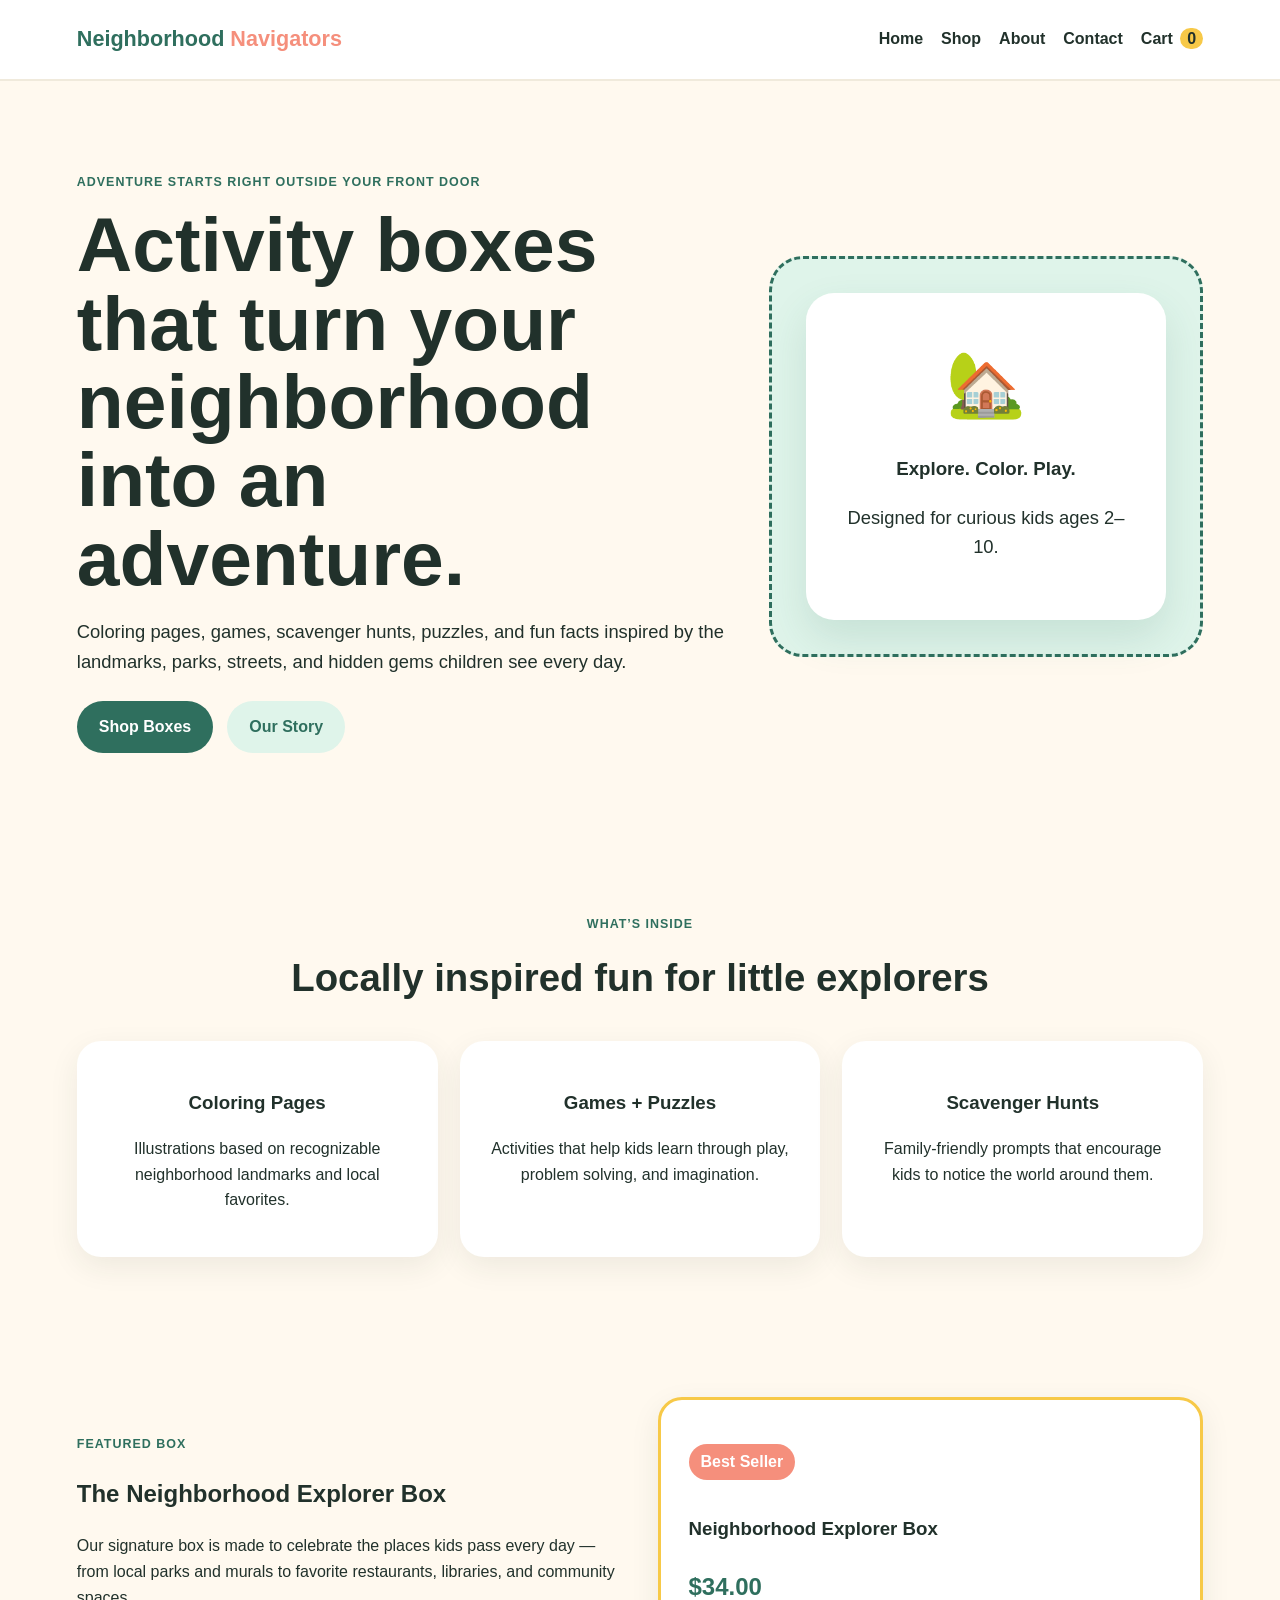
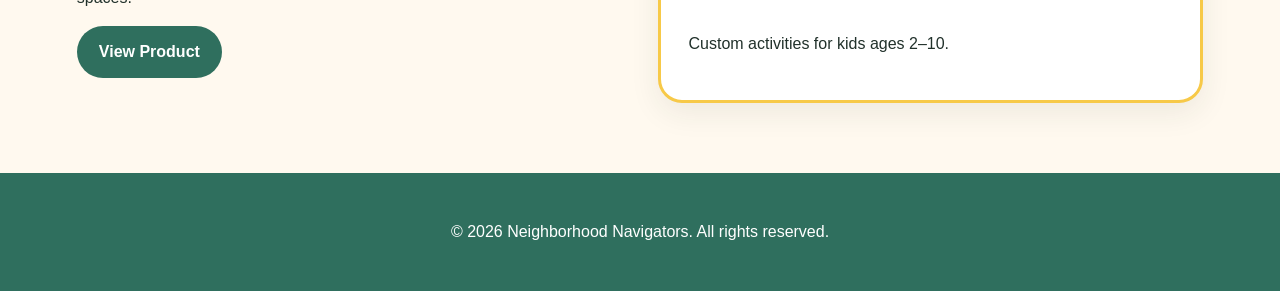
<file: index.html>
<!DOCTYPE html>
<html lang="en">
<head>
  <meta charset="UTF-8" />
  <meta name="viewport" content="width=device-width, initial-scale=1.0" />
  <title>Neighborhood Navigators | Local Activity Boxes for Kids</title>
  <link rel="stylesheet" href="style.css" />
  <script defer src="script.js"></script>
</head>
<body>
  <header class="site-header">
    <a class="logo" href="index.html">Neighborhood <span>Navigators</span></a>
    <nav>
      <a href="index.html">Home</a>
      <a href="shop.html">Shop</a>
      <a href="about.html">About</a>
      <a href="contact.html">Contact</a>
      <a class="cart-link" href="cart.html">Cart <span id="cart-count">0</span></a>
    </nav>
  </header>

  <main>
    <section class="hero">
      <div class="hero-text">
        <p class="eyebrow">Adventure starts right outside your front door</p>
        <h1>Activity boxes that turn your neighborhood into an adventure.</h1>
        <p>Coloring pages, games, scavenger hunts, puzzles, and fun facts inspired by the landmarks, parks, streets, and hidden gems children see every day.</p>
        <div class="button-row">
          <a class="button primary" href="shop.html">Shop Boxes</a>
          <a class="button secondary" href="about.html">Our Story</a>
        </div>
      </div>
      <div class="hero-card">
        <div class="map-card">
          <span>🏡</span>
          <h3>Explore. Color. Play.</h3>
          <p>Designed for curious kids ages 2–10.</p>
        </div>
      </div>
    </section>

    <section class="section centered">
      <p class="eyebrow">What’s inside</p>
      <h2>Locally inspired fun for little explorers</h2>
      <div class="feature-grid">
        <article>
          <h3>Coloring Pages</h3>
          <p>Illustrations based on recognizable neighborhood landmarks and local favorites.</p>
        </article>
        <article>
          <h3>Games + Puzzles</h3>
          <p>Activities that help kids learn through play, problem solving, and imagination.</p>
        </article>
        <article>
          <h3>Scavenger Hunts</h3>
          <p>Family-friendly prompts that encourage kids to notice the world around them.</p>
        </article>
      </div>
    </section>

    <section class="section split">
      <div>
        <p class="eyebrow">Featured box</p>
        <h2>The Neighborhood Explorer Box</h2>
        <p>Our signature box is made to celebrate the places kids pass every day — from local parks and murals to favorite restaurants, libraries, and community spaces.</p>
        <a class="button primary" href="shop.html">View Product</a>
      </div>
      <div class="product-preview">
        <p class="badge">Best Seller</p>
        <h3>Neighborhood Explorer Box</h3>
        <p class="price">$34.00</p>
        <p>Custom activities for kids ages 2–10.</p>
      </div>
    </section>
  </main>

  <footer>
    <p>© 2026 Neighborhood Navigators. All rights reserved.</p>
  </footer>
</body>
</html>
</file>
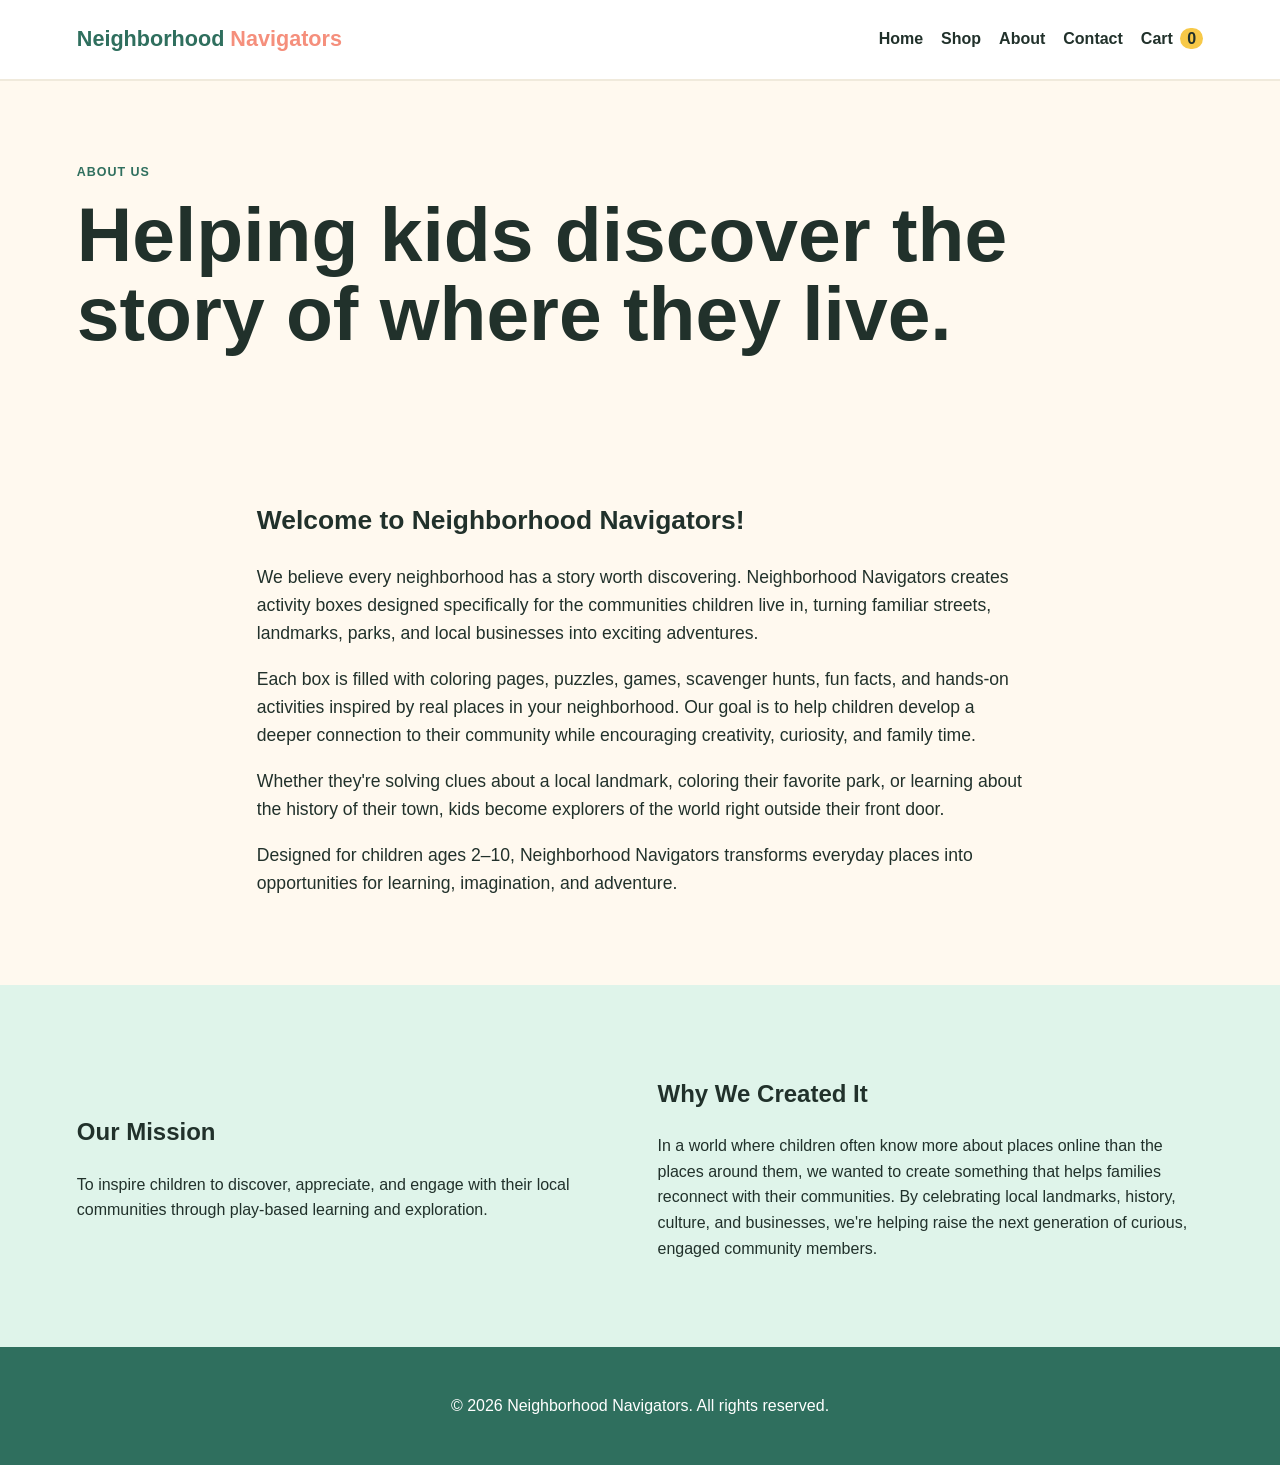
<file: about.html>
<!DOCTYPE html>
<html lang="en">
<head>
  <meta charset="UTF-8" />
  <meta name="viewport" content="width=device-width, initial-scale=1.0" />
  <title>About | Neighborhood Navigators</title>
  <link rel="stylesheet" href="style.css" />
  <script defer src="script.js"></script>
</head>
<body>
  <header class="site-header">
    <a class="logo" href="index.html">Neighborhood <span>Navigators</span></a>
    <nav>
      <a href="index.html">Home</a>
      <a href="shop.html">Shop</a>
      <a href="about.html">About</a>
      <a href="contact.html">Contact</a>
      <a class="cart-link" href="cart.html">Cart <span id="cart-count">0</span></a>
    </nav>
  </header>

  <main>
    <section class="page-hero about-hero">
      <p class="eyebrow">About Us</p>
      <h1>Helping kids discover the story of where they live.</h1>
    </section>

    <section class="section readable">
      <h2>Welcome to Neighborhood Navigators!</h2>
      <p>We believe every neighborhood has a story worth discovering. Neighborhood Navigators creates activity boxes designed specifically for the communities children live in, turning familiar streets, landmarks, parks, and local businesses into exciting adventures.</p>
      <p>Each box is filled with coloring pages, puzzles, games, scavenger hunts, fun facts, and hands-on activities inspired by real places in your neighborhood. Our goal is to help children develop a deeper connection to their community while encouraging creativity, curiosity, and family time.</p>
      <p>Whether they're solving clues about a local landmark, coloring their favorite park, or learning about the history of their town, kids become explorers of the world right outside their front door.</p>
      <p>Designed for children ages 2–10, Neighborhood Navigators transforms everyday places into opportunities for learning, imagination, and adventure.</p>
    </section>

    <section class="section split soft-bg">
      <div>
        <h2>Our Mission</h2>
        <p>To inspire children to discover, appreciate, and engage with their local communities through play-based learning and exploration.</p>
      </div>
      <div>
        <h2>Why We Created It</h2>
        <p>In a world where children often know more about places online than the places around them, we wanted to create something that helps families reconnect with their communities. By celebrating local landmarks, history, culture, and businesses, we're helping raise the next generation of curious, engaged community members.</p>
      </div>
    </section>
  </main>

  <footer>
    <p>© 2026 Neighborhood Navigators. All rights reserved.</p>
  </footer>
</body>
</html>
</file>
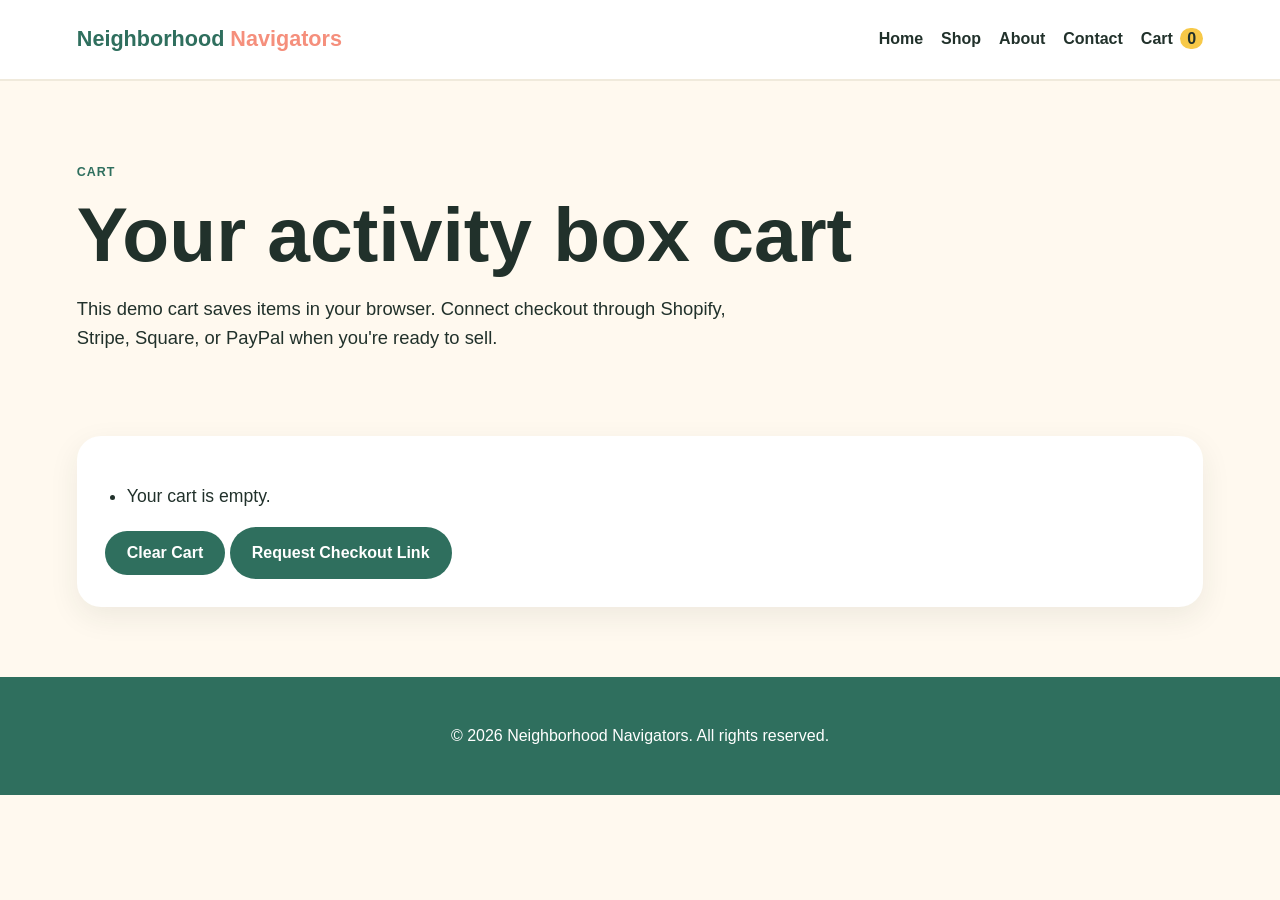
<file: cart.html>
<!DOCTYPE html>
<html lang="en">
<head>
  <meta charset="UTF-8" />
  <meta name="viewport" content="width=device-width, initial-scale=1.0" />
  <title>Cart | Neighborhood Navigators</title>
  <link rel="stylesheet" href="style.css" />
  <script defer src="script.js"></script>
</head>
<body>
  <header class="site-header">
    <a class="logo" href="index.html">Neighborhood <span>Navigators</span></a>
    <nav>
      <a href="index.html">Home</a>
      <a href="shop.html">Shop</a>
      <a href="about.html">About</a>
      <a href="contact.html">Contact</a>
      <a class="cart-link" href="cart.html">Cart <span id="cart-count">0</span></a>
    </nav>
  </header>

  <main>
    <section class="page-hero">
      <p class="eyebrow">Cart</p>
      <h1>Your activity box cart</h1>
      <p>This demo cart saves items in your browser. Connect checkout through Shopify, Stripe, Square, or PayPal when you're ready to sell.</p>
    </section>

    <section class="cart-box">
      <ul id="cart-items"></ul>
      <button onclick="clearCart()">Clear Cart</button>
      <a class="button primary" href="contact.html">Request Checkout Link</a>
    </section>
  </main>

  <footer>
    <p>© 2026 Neighborhood Navigators. All rights reserved.</p>
  </footer>
</body>
</html>
</file>
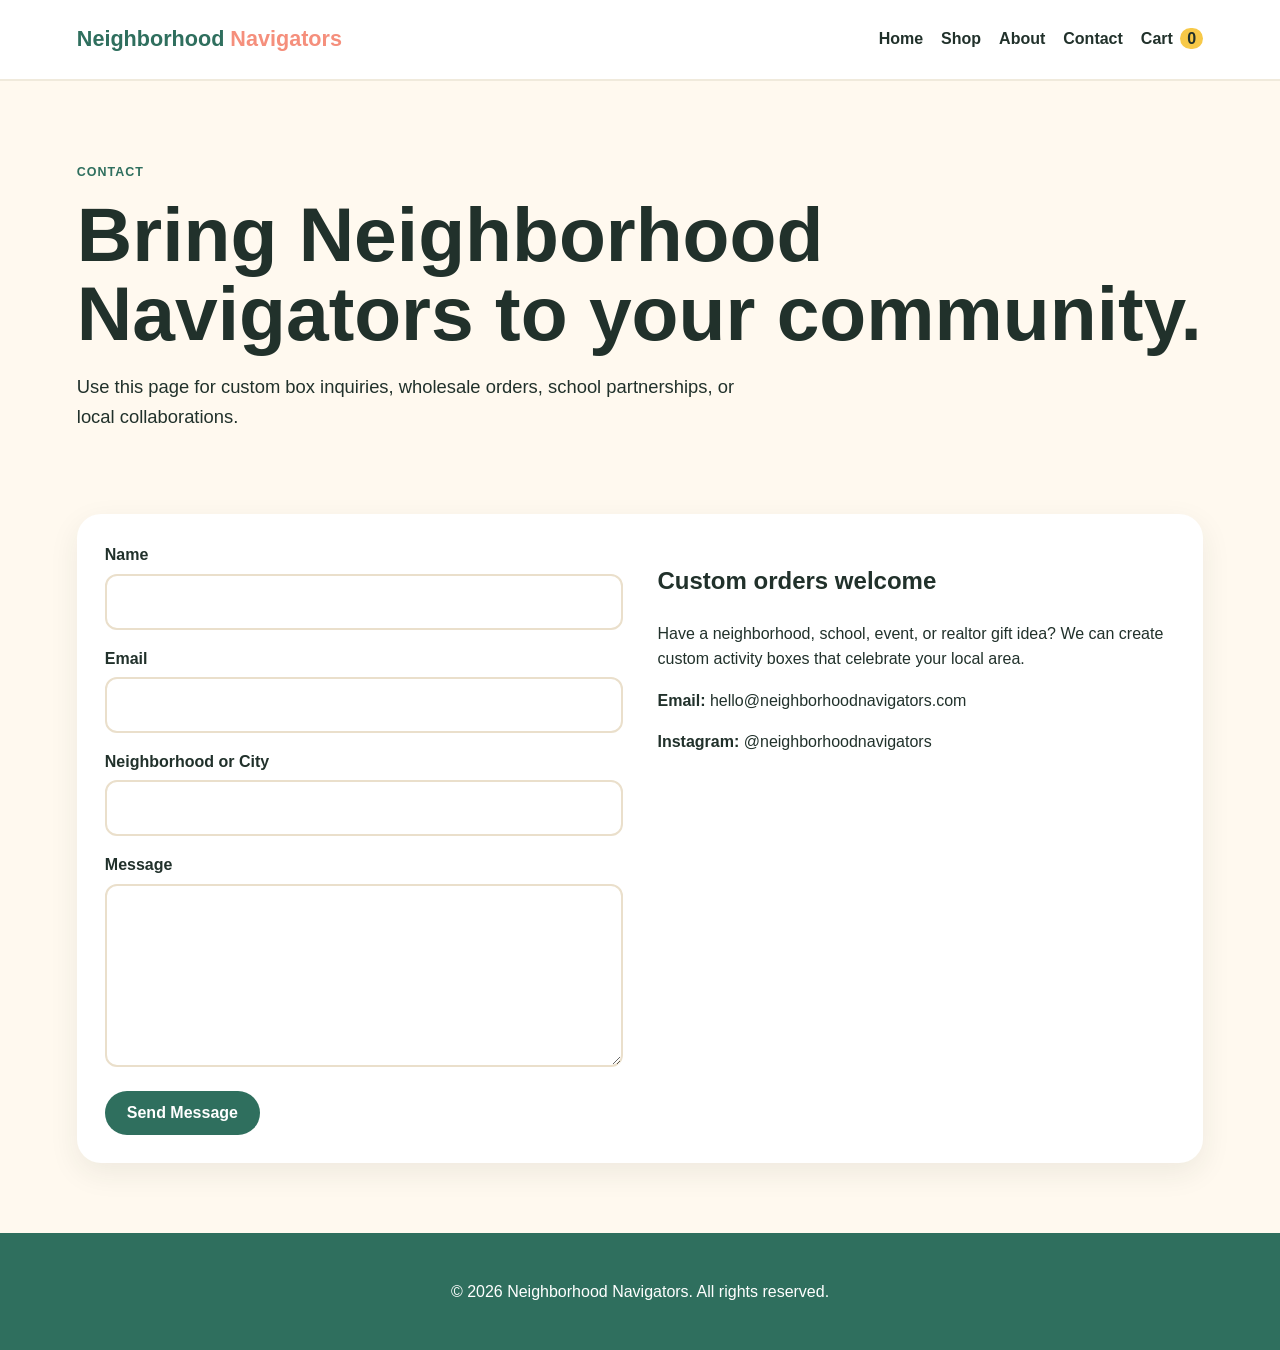
<file: contact.html>
<!DOCTYPE html>
<html lang="en">
<head>
  <meta charset="UTF-8" />
  <meta name="viewport" content="width=device-width, initial-scale=1.0" />
  <title>Contact | Neighborhood Navigators</title>
  <link rel="stylesheet" href="style.css" />
  <script defer src="script.js"></script>
</head>
<body>
  <header class="site-header">
    <a class="logo" href="index.html">Neighborhood <span>Navigators</span></a>
    <nav>
      <a href="index.html">Home</a>
      <a href="shop.html">Shop</a>
      <a href="about.html">About</a>
      <a href="contact.html">Contact</a>
      <a class="cart-link" href="cart.html">Cart <span id="cart-count">0</span></a>
    </nav>
  </header>

  <main>
    <section class="page-hero">
      <p class="eyebrow">Contact</p>
      <h1>Bring Neighborhood Navigators to your community.</h1>
      <p>Use this page for custom box inquiries, wholesale orders, school partnerships, or local collaborations.</p>
    </section>

    <section class="contact-card">
      <form action="https://formspree.io/f/YOUR-FORM-ID" method="POST">
        <label>Name<input type="text" name="name" required></label>
        <label>Email<input type="email" name="email" required></label>
        <label>Neighborhood or City<input type="text" name="neighborhood"></label>
        <label>Message<textarea name="message" rows="6" required></textarea></label>
        <button type="submit">Send Message</button>
      </form>
      <div>
        <h2>Custom orders welcome</h2>
        <p>Have a neighborhood, school, event, or realtor gift idea? We can create custom activity boxes that celebrate your local area.</p>
        <p><strong>Email:</strong> hello@neighborhoodnavigators.com</p>
        <p><strong>Instagram:</strong> @neighborhoodnavigators</p>
      </div>
    </section>
  </main>

  <footer>
    <p>© 2026 Neighborhood Navigators. All rights reserved.</p>
  </footer>
</body>
</html>
</file>
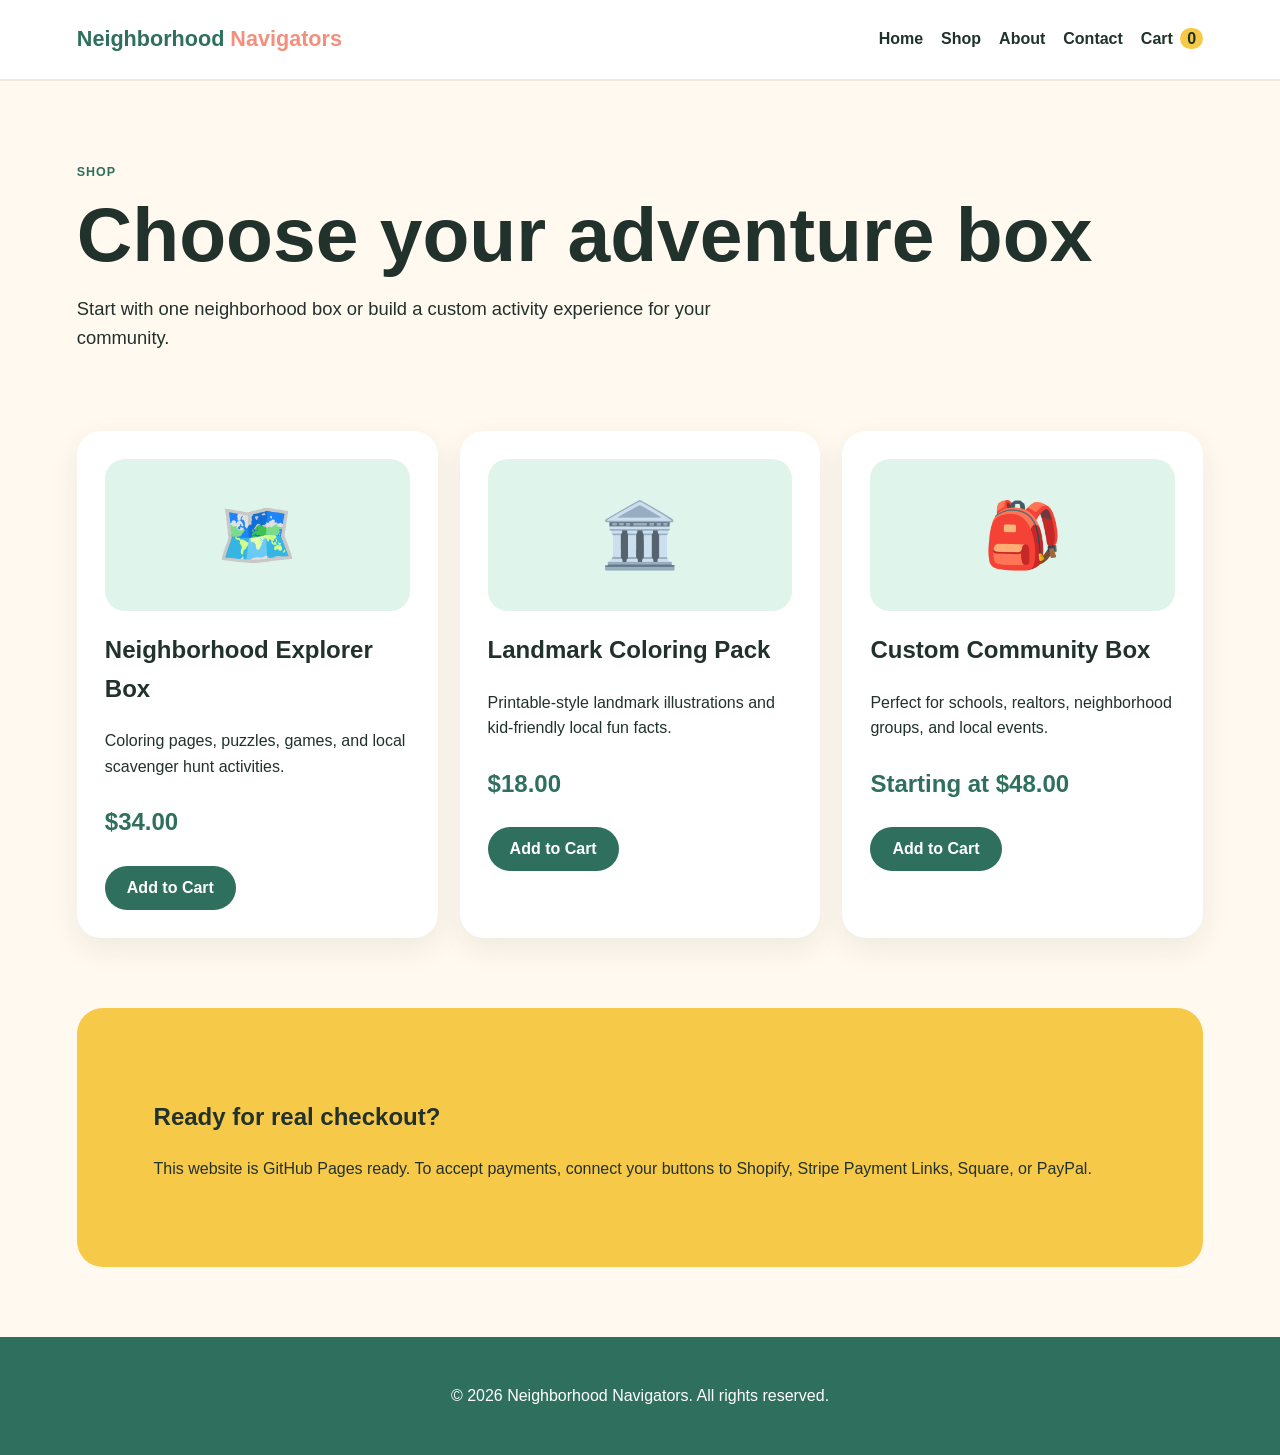
<file: shop.html>
<!DOCTYPE html>
<html lang="en">
<head>
  <meta charset="UTF-8" />
  <meta name="viewport" content="width=device-width, initial-scale=1.0" />
  <title>Shop | Neighborhood Navigators</title>
  <link rel="stylesheet" href="style.css" />
  <script defer src="script.js"></script>
</head>
<body>
  <header class="site-header">
    <a class="logo" href="index.html">Neighborhood <span>Navigators</span></a>
    <nav>
      <a href="index.html">Home</a>
      <a href="shop.html">Shop</a>
      <a href="about.html">About</a>
      <a href="contact.html">Contact</a>
      <a class="cart-link" href="cart.html">Cart <span id="cart-count">0</span></a>
    </nav>
  </header>

  <main>
    <section class="page-hero">
      <p class="eyebrow">Shop</p>
      <h1>Choose your adventure box</h1>
      <p>Start with one neighborhood box or build a custom activity experience for your community.</p>
    </section>

    <section class="product-grid">
      <article class="product-card">
        <div class="product-art">🗺️</div>
        <h2>Neighborhood Explorer Box</h2>
        <p>Coloring pages, puzzles, games, and local scavenger hunt activities.</p>
        <p class="price">$34.00</p>
        <button onclick="addToCart('Neighborhood Explorer Box')">Add to Cart</button>
      </article>

      <article class="product-card">
        <div class="product-art">🏛️</div>
        <h2>Landmark Coloring Pack</h2>
        <p>Printable-style landmark illustrations and kid-friendly local fun facts.</p>
        <p class="price">$18.00</p>
        <button onclick="addToCart('Landmark Coloring Pack')">Add to Cart</button>
      </article>

      <article class="product-card">
        <div class="product-art">🎒</div>
        <h2>Custom Community Box</h2>
        <p>Perfect for schools, realtors, neighborhood groups, and local events.</p>
        <p class="price">Starting at $48.00</p>
        <button onclick="addToCart('Custom Community Box')">Add to Cart</button>
      </article>
    </section>

    <section class="section notice">
      <h2>Ready for real checkout?</h2>
      <p>This website is GitHub Pages ready. To accept payments, connect your buttons to Shopify, Stripe Payment Links, Square, or PayPal.</p>
    </section>
  </main>

  <footer>
    <p>© 2026 Neighborhood Navigators. All rights reserved.</p>
  </footer>
</body>
</html>
</file>
<file: style.css>
:root {
  --green: #2f6f5e;
  --mint: #dff4ea;
  --sun: #f7c948;
  --coral: #f58f7c;
  --ink: #21312b;
  --cream: #fff9ef;
  --white: #ffffff;
}

* { box-sizing: border-box; }
body {
  margin: 0;
  font-family: Arial, Helvetica, sans-serif;
  color: var(--ink);
  background: var(--cream);
  line-height: 1.6;
}

a { color: inherit; text-decoration: none; }

.site-header {
  display: flex;
  justify-content: space-between;
  align-items: center;
  padding: 22px 6%;
  background: var(--white);
  border-bottom: 2px solid #f0eadc;
  position: sticky;
  top: 0;
  z-index: 10;
}

.logo {
  font-size: 1.35rem;
  font-weight: 800;
  color: var(--green);
}
.logo span { color: var(--coral); }

nav {
  display: flex;
  gap: 18px;
  align-items: center;
  font-weight: 700;
}

.cart-link span {
  background: var(--sun);
  padding: 2px 7px;
  border-radius: 999px;
  margin-left: 3px;
}

.hero {
  display: grid;
  grid-template-columns: 1.2fr .8fr;
  gap: 40px;
  padding: 80px 6%;
  align-items: center;
}

.hero h1, .page-hero h1 {
  font-size: clamp(2.4rem, 6vw, 5rem);
  line-height: 1.02;
  margin: 0 0 20px;
}

.hero p, .page-hero p { font-size: 1.15rem; max-width: 680px; }

.eyebrow {
  color: var(--green);
  font-weight: 900;
  letter-spacing: .08em;
  text-transform: uppercase;
  font-size: .78rem !important;
}

.button-row { display: flex; gap: 14px; flex-wrap: wrap; margin-top: 25px; }
.button, button {
  display: inline-block;
  border: none;
  padding: 13px 22px;
  border-radius: 999px;
  font-weight: 800;
  cursor: pointer;
  font-size: 1rem;
}
.primary, button { background: var(--green); color: white; }
.secondary { background: var(--mint); color: var(--green); }

.hero-card {
  background: var(--mint);
  border-radius: 34px;
  padding: 34px;
  min-height: 380px;
  display: grid;
  place-items: center;
  border: 3px dashed var(--green);
}

.map-card {
  background: var(--white);
  border-radius: 28px;
  padding: 40px;
  text-align: center;
  box-shadow: 0 18px 40px rgba(47,111,94,.14);
}
.map-card span { font-size: 4rem; }

.section { padding: 70px 6%; }
.centered { text-align: center; }
.centered h2 { max-width: 700px; margin: 0 auto 32px; font-size: 2.4rem; }

.feature-grid, .product-grid {
  display: grid;
  grid-template-columns: repeat(3, 1fr);
  gap: 22px;
}

.feature-grid article, .product-card, .product-preview, .contact-card, .cart-box {
  background: var(--white);
  border-radius: 24px;
  padding: 28px;
  box-shadow: 0 10px 30px rgba(33,49,43,.08);
}

.split {
  display: grid;
  grid-template-columns: repeat(2, 1fr);
  gap: 35px;
  align-items: center;
}

.product-preview { border: 3px solid var(--sun); }
.badge {
  display: inline-block;
  background: var(--coral);
  color: white;
  border-radius: 999px;
  padding: 5px 12px;
  font-weight: 800;
}
.price { font-size: 1.5rem; font-weight: 900; color: var(--green); }

.page-hero { padding: 70px 6% 35px; }
.product-grid { padding: 25px 6% 70px; }
.product-art { font-size: 4rem; background: var(--mint); border-radius: 20px; padding: 25px; text-align: center; }

.readable { max-width: 920px; margin: 0 auto; font-size: 1.1rem; }
.soft-bg { background: var(--mint); }
.notice { background: var(--sun); margin: 0 6% 70px; border-radius: 26px; }

.contact-card {
  margin: 30px 6% 70px;
  display: grid;
  grid-template-columns: 1fr 1fr;
  gap: 35px;
}

label { display: block; font-weight: 800; margin-bottom: 16px; }
input, textarea {
  width: 100%;
  padding: 13px;
  border-radius: 12px;
  border: 2px solid #eadfcb;
  margin-top: 6px;
  font: inherit;
}

.cart-box { margin: 30px 6% 70px; }
#cart-items { padding-left: 22px; font-size: 1.1rem; }

footer {
  text-align: center;
  padding: 30px 6%;
  background: var(--green);
  color: white;
}

@media (max-width: 800px) {
  .site-header { align-items: flex-start; gap: 16px; flex-direction: column; }
  nav { flex-wrap: wrap; }
  .hero, .split, .feature-grid, .product-grid, .contact-card { grid-template-columns: 1fr; }
  .hero { padding-top: 45px; }
}
</file>
